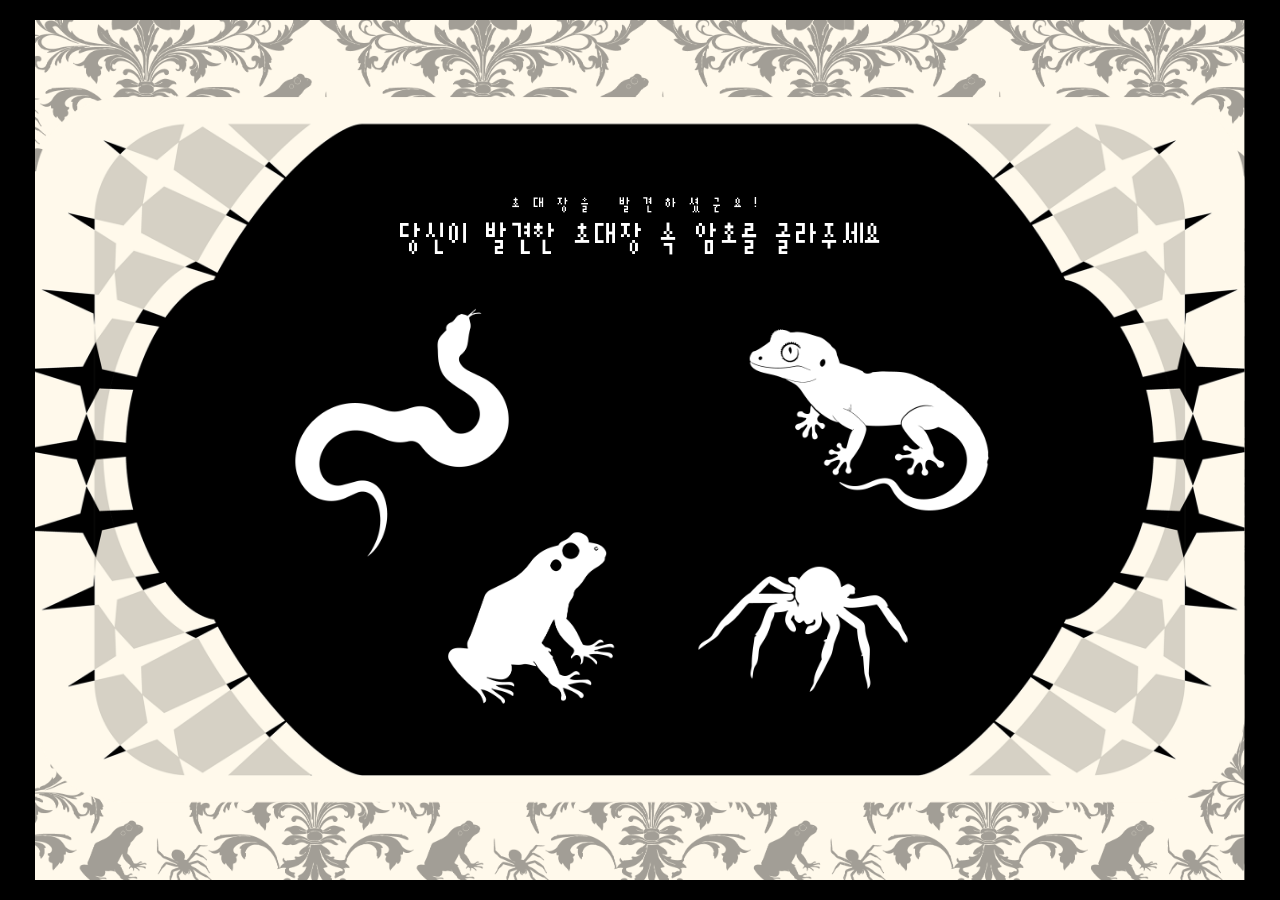
<file: friends.html>
<!doctype html>
<html lang="ko">
<head>
  <meta charset="utf-8" />
  <meta name="viewport" content="width=device-width, initial-scale=1" />
  <title>Friends</title>
  <link rel="stylesheet" href="./style.css" />
</head>
<body>
  <div class="stage">
    <main class="frame" id="frameFriends">
      <div class="canvas frame-friends" id="canvasFriends">

        <!-- ✅ 실제 컨텐츠 래퍼(등장 애니메이션용) -->
        <div class="friends-enter" id="friendsEnter">
          <div class="friends-pattern" aria-hidden="true"></div>
          <img class="friends-artboard" src="./assets/friends_back.png" alt="" draggable="false" />

          <div class="friends-sub">초대장을 발견하셨군요!</div>
          <div class="friends-title">당신이 발견한 초대장 속 암호를 골라주세요</div>

          <div class="friends-num n1">1</div>
          <div class="friends-num n2">2</div>
          <div class="friends-num n3">3</div>
          <div class="friends-num n4">4</div>

          <button class="animal a1" type="button" aria-label="뱀 선택">
            <img class="animal-basic" src="./assets/snake_basic.png" alt="" draggable="false" />
            <img class="animal-color" src="./assets/snake.png" alt="" draggable="false" />
          </button>

          <button class="animal a2" type="button" aria-label="개구리 선택">
            <img class="animal-basic" src="./assets/frog_basic.png" alt="" draggable="false" />
            <img class="animal-color" src="./assets/frog.png" alt="" draggable="false" />
          </button>

          <button class="animal a3" type="button" aria-label="거미 선택">
            <img class="animal-basic" src="./assets/spider_basic.png" alt="" draggable="false" />
            <img class="animal-color" src="./assets/spider.png" alt="" draggable="false" />
          </button>

          <button class="animal a4" type="button" aria-label="도마뱀 선택">
            <img class="animal-basic" src="./assets/91_basic.png" alt="" draggable="false" />
            <img class="animal-color" src="./assets/91.png" alt="" draggable="false" />
          </button>
        </div>

        <canvas class="star-trail" id="starTrail" width="1440" height="1024" aria-hidden="true"></canvas>

        <!-- ✅✅ overlay를 canvas 직속으로 둬서 1440×1024를 무조건 덮게 함 -->
        <div class="friends-overlay" id="friendsOverlay" aria-hidden="true">
          <div class="black-fill"></div>

          <img
            class="black-cloud"
            id="blackCloud"
            src="./assets/black_cloud.png"
            alt=""
            draggable="false"
          />

          <div class="cloud-text cloud-text-1" id="cloudText1">
            
          </div>

          <div class="cloud-text cloud-text-1" id="cloudText1"></div>

          <div class="cloud-text cloud-text-2" id="cloudText2">
            당신을 초대할게요!
          </div>
        </div>

      </div>
    </main>
  </div>

  <script>
    // ✅ index/moon과 완전히 동일한 스케일 계산
    const BASE_W = 1440;
    const BASE_H = 1024;

    const frame = document.getElementById("frameFriends");
    const canvas = document.getElementById("canvasFriends");

    function setScale() {
      const s = Math.min(
        1,
        (window.innerWidth - 40) / BASE_W,
        (window.innerHeight - 40) / BASE_H
      );
      frame.style.setProperty("--s", s);
      canvas.style.setProperty("--s", s);
    }

    window.addEventListener("resize", setScale);
    setScale();

    // (선택) friends 첫 등장 부드럽게
    const enter = document.getElementById("friendsEnter");
    requestAnimationFrame(() => enter?.classList.add("is-on"));

    // ===============================
    // ✨ 은하수/별가루 트레일 (1440×1024 고정 좌표계 + scale 완벽 호환)
    // ===============================
    const starCanvas = document.getElementById("starTrail");
    const starCtx = starCanvas?.getContext("2d", { alpha: true });

    /* 성능/감성 튜닝값 */
    const STAR_MAX = 140;           // 화면에 유지되는 입자 최대치
    const STAR_SPAWN_RATE = 3;      // 마우스 이동 1회당 생성 개수
    const STAR_LIFE_MIN = 420;      // ms
    const STAR_LIFE_MAX = 900;      // ms
    const STAR_SPEED_MIN = 0.35;
    const STAR_SPEED_MAX = 1.45;

    /* 은하수 컬러 팔레트(은은한 푸/보 + 화이트) */
    const STAR_COLORS = [
      "rgba(221,241,255,0.98)",
      "rgba(221,241,255,0.92)",
      "rgba(221,241,255,0.85)"
    ];

    let starParticles = [];
    let starRunning = true;
    let lastMouse = null;

    // index처럼 frame 기준 실제 스케일을 얻는다 (frameRect.width / 1440)
    function getScaleFriends(){
      const rect = frame.getBoundingClientRect();
      return rect.width / 1440;
    }

    // frame 내부에서만 생성되게 (바깥으로 나가면 멈춤)
    function getLocalPosFromEvent(e){
      const rect = frame.getBoundingClientRect();
      const s = getScaleFriends();

      const cx = (e.clientX - rect.left) / s;
      const cy = (e.clientY - rect.top) / s;

      if (cx < 0 || cy < 0 || cx > 1440 || cy > 1024) return null;
      return { x: cx, y: cy };
    }

    function rand(min, max){ return min + Math.random() * (max - min); }
    function pick(arr){ return arr[(Math.random() * arr.length) | 0]; }

    function spawnStars(x, y, dx, dy){
      if (!starRunning) return;

      // 마우스 이동 방향이 있으면 그 방향으로 "촤라락" 흐름을 준다
      const dirLen = Math.hypot(dx, dy) || 1;
      const ndx = dx / dirLen;
      const ndy = dy / dirLen;

      for (let i = 0; i < STAR_SPAWN_RATE; i++){
        if (starParticles.length >= STAR_MAX) starParticles.shift();

        // 마우스 주변 랜덤 오프셋(은하수 흩날림)
        const ox = rand(-10, 10);
        const oy = rand(-10, 10);

        // 이동 벡터: 마우스 진행 방향 + 랜덤 퍼짐
        const speed = rand(STAR_SPEED_MIN, STAR_SPEED_MAX);
        const spread = rand(0.35, 1.1);

        const vx = (ndx * speed * rand(0.6, 1.2)) + rand(-spread, spread);
        const vy = (ndy * speed * rand(0.6, 1.2)) + rand(-spread, spread);

        const life = rand(STAR_LIFE_MIN, STAR_LIFE_MAX);

        starParticles.push({
          x: x + ox,
          y: y + oy,
          px: x + ox,
          py: y + oy,
          vx,
          vy,
          t: 0,
          life,
          size: rand(0.7, 2.0),
          glow: rand(2.5, 7.5),
          color: pick(STAR_COLORS),
          twist: rand(-0.03, 0.03) // 살짝 휘는 느낌
        });
      }
    }

    function drawParticle(p, alpha){
      // “촤라락” 느낌: 점 + 짧은 선(이전 위치->현재 위치)
      starCtx.save();
      starCtx.globalCompositeOperation = "lighter";
      starCtx.globalAlpha = alpha;

      // 은은한 글로우
      starCtx.shadowBlur = p.glow;
      starCtx.shadowColor = p.color;

      // 라인(꼬리)
      starCtx.strokeStyle = p.color;
      starCtx.lineWidth = Math.max(0.6, p.size);
      starCtx.beginPath();
      starCtx.moveTo(p.px, p.py);
      starCtx.lineTo(p.x, p.y);
      starCtx.stroke();

      // 핵심 점(반짝)
      starCtx.fillStyle = p.color;
      starCtx.beginPath();
      starCtx.arc(p.x, p.y, p.size, 0, Math.PI * 2);
      starCtx.fill();

      starCtx.restore();
    }

    let lastFrame = performance.now();
    function tickStars(now){
      if (!starCtx) return;

      const dt = now - lastFrame;
      lastFrame = now;

      // 완전 투명 레이어라서 "검정 페이드 덮기" 같은 방식은 안 씀(밑이 어두워짐 방지)
      starCtx.clearRect(0, 0, 1440, 1024);

      // 업데이트 + 그리기
      const next = [];
      for (const p of starParticles){
        p.t += dt;
        if (p.t >= p.life) continue;

        // 알파 곡선: 초반 반짝 -> 중반 유지 -> 후반 서서히 사라짐
        const u = p.t / p.life;
        const alpha = (u < 0.15)
          ? (u / 0.15) * 0.9
          : (u < 0.75)
            ? 0.9
            : (1 - (u - 0.75) / 0.25) * 0.9;

        // 살짝 휘는(은하수 흐름) 느낌
        const tvx = p.vx - p.vy * p.twist;
        const tvy = p.vy + p.vx * p.twist;

        p.px = p.x;
        p.py = p.y;

        p.x += tvx * (dt / 16.67);
        p.y += tvy * (dt / 16.67);

        drawParticle(p, alpha);
        next.push(p);
      }

      starParticles = next;
      requestAnimationFrame(tickStars);
    }

    if (starCanvas && starCtx){
      // 마우스 이동 시 생성
      window.addEventListener("mousemove", (e) => {
        const pos = getLocalPosFromEvent(e);
        if (!pos) { lastMouse = null; return; }

        if (!lastMouse){
          lastMouse = { x: pos.x, y: pos.y };
          spawnStars(pos.x, pos.y, 1, 0);
          return;
        }

        const dx = pos.x - lastMouse.x;
        const dy = pos.y - lastMouse.y;

        // 너무 미세한 움직임은 생성 안 해서 "지저분함" 방지
        if (Math.hypot(dx, dy) >= 0.8){
          spawnStars(pos.x, pos.y, dx, dy);
          lastMouse = { x: pos.x, y: pos.y };
        }
      });

      // 터치(모바일)도 살짝 지원 (필요 없으면 지워도 됨)
      window.addEventListener("touchmove", (e) => {
        const t = e.touches?.[0];
        if (!t) return;
        const pos = getLocalPosFromEvent(t);
        if (!pos) return;
        spawnStars(pos.x, pos.y, 1, 0);
      }, { passive: true });

      requestAnimationFrame(tickStars);
    }

    // ====== 동물 선택(1개) + black_cloud 연출 ======
    const animals = Array.from(document.querySelectorAll(".animal"));
    let selected = null;
    let sequenceStarted = false;

    const overlay = document.getElementById("friendsOverlay");
    const blackFill = overlay?.querySelector(".black-fill");

    const cloud = document.getElementById("blackCloud");
    const t1 = document.getElementById("cloudText1");
    const t2 = document.getElementById("cloudText2");

    const CLOUD_W = 974;
    const CLOUD_H = 618;
    const FRAME_W = 1440;
    const FRAME_H = 1024;

    function runCloudSequence() {
      if (sequenceStarted) return;
      sequenceStarted = true;

      // ✨ 별가루는 이때 사라지게(감성 전환)
      starRunning = false;
      starCanvas?.classList.add("is-off");

      animals.forEach(btn => btn.disabled = true);

      overlay.classList.add("is-on");

      // 1) 중앙 등장 + 문구1
      cloud.style.setProperty("--cloud-scale", "1");
      t1.classList.add("is-on");

      // 2) 전체 덮기 + 문구2
      const frameDiag = Math.hypot(FRAME_W, FRAME_H);
      const cloudBase = Math.max(CLOUD_W, CLOUD_H);
      const coverScale = (frameDiag / cloudBase) * 1.35;

      setTimeout(() => {
        t1.classList.remove("is-on");
        t2.classList.add("is-on");

        overlay.classList.add("is-expand");
        cloud.style.setProperty("--cloud-scale", String(coverScale));

        // ✅ 타이밍 감으로 이동하지 않고, "검정 덮기(opacity transition)" 종료 순간 이동
        blackFill?.addEventListener("transitionend", (ev) => {
          if (ev.propertyName !== "opacity") return;
          window.location.href = "./moon-room.html";
        }, { once: true });

      }, 900);
    }

    animals.forEach((btn) => {
      btn.addEventListener("click", () => {
        if (selected) selected.classList.remove("is-selected");
        selected = btn;
        selected.classList.add("is-selected");

        runCloudSequence();
      });
    });
  </script>
</body>
</html>
</file>
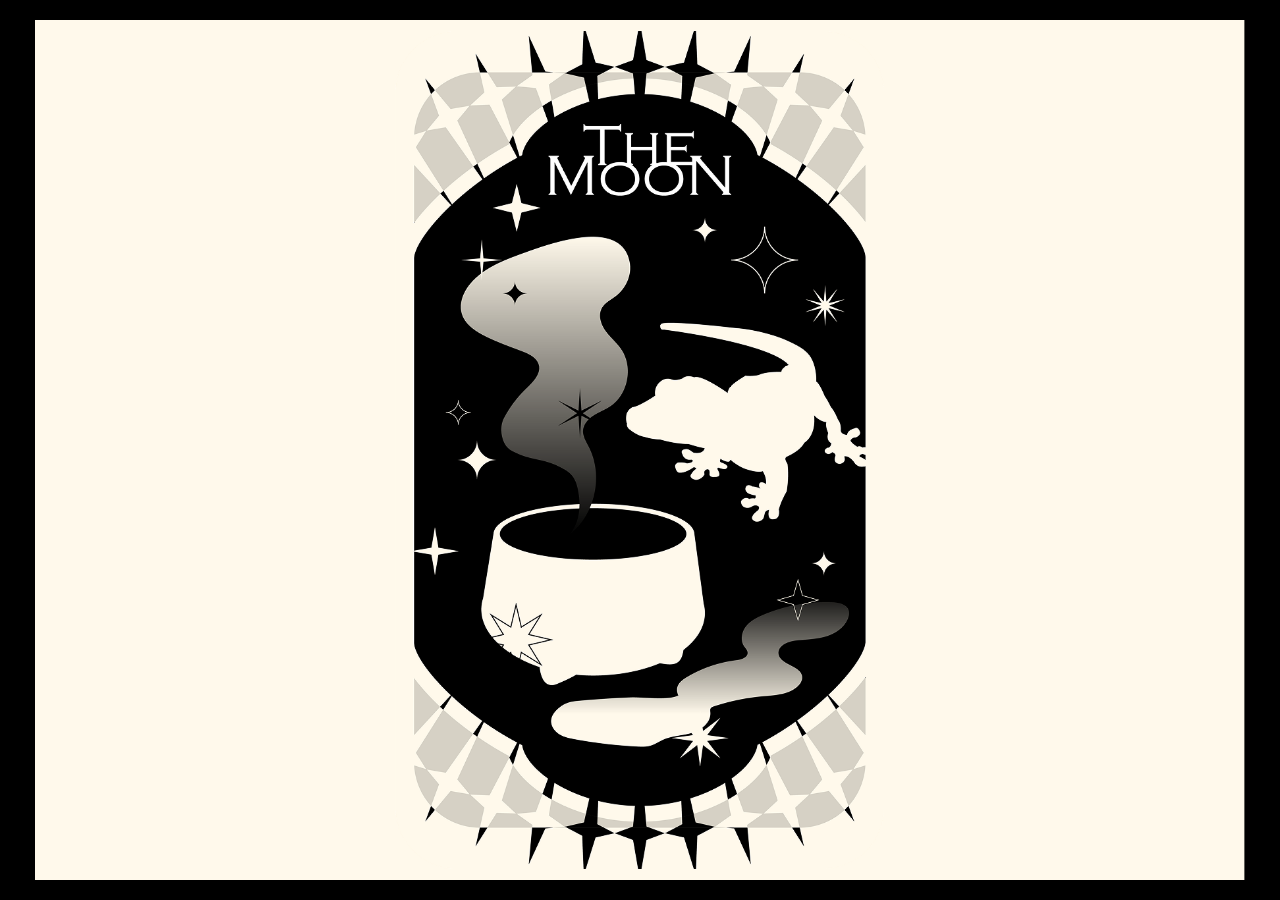
<file: moon.html>
<!doctype html>
<html lang="ko">
<head>
  <meta charset="utf-8" />
  <meta name="viewport" content="width=device-width, initial-scale=1" />
  <title>Moon</title>
  <link rel="stylesheet" href="./style.css" />
</head>
<body>
  <div class="stage">
    <main class="frame" id="frameMoon">
      <div class="canvas frame-moon" id="canvasMoon">

        <div class="moon-pattern" id="moonPattern" aria-hidden="true"></div>

        <img
          class="moon-center-card"
          id="moonCenterCard"
          src="./assets/the-moon.png"
          alt=""
          draggable="false"
        />

      </div>
    </main>
  </div>

  <script>
    // ✅ index와 같은 스케일 계산
    const BASE_W = 1440;
    const BASE_H = 1024;
  
    const frame = document.getElementById("frameMoon");
    const canvas = document.getElementById("canvasMoon");
  
    function setScale() {
      const s = Math.min(
        1,
        (window.innerWidth - 40) / BASE_W,
        (window.innerHeight - 40) / BASE_H
      );
      frame.style.setProperty("--s", s);
      canvas.style.setProperty("--s", s);
    }
    window.addEventListener("resize", setScale);
    setScale();
  
    // ======== Moon 애니메이션 ========
    const FRAME_H = 1024;
    const CARD_W = 371;
    const CARD_H = 636;
  
    const GROW_MS = 2000;
    const FADE_MS = 250;
  
    const card = document.getElementById("moonCenterCard");
    const pattern = document.getElementById("moonPattern");
  
    card.style.width = CARD_W + "px";
    card.style.height = CARD_H + "px";
  
    // 목표 스케일(좌표계 기준)
    const TARGET_SCALE = FRAME_H / CARD_H;
    const START_SCALE = 0.55;
  
    const EDGE_EPS_PX = 0.5; // ✅ index의 EDGE_EPS 감각과 동일하게 0.5px
  
    function easeOutCubic(t) { return 1 - Math.pow(1 - t, 3); }
    function lerp(a, b, t) { return a + (b - a) * t; }
  
    let done = false;
  
    function finishAtContact() {
      if (done) return;
      done = true;
  
      // 닿는 순간 정확히 고정
      card.style.setProperty("--scale", TARGET_SCALE);
  
      // 사라지고 패턴 등장
      card.classList.add("moon-card-hide");
      setTimeout(() => {
        pattern.classList.add("is-on");

         // ✅ friends로 이동 (패턴이 보인 다음 이동)
        setTimeout(() => {
          window.location.href = "./friends.html";
        }, 650); // 패턴 보여주는 시간(원하는 값으로 조절 가능)
      }, FADE_MS);
    }
  
    const start = performance.now();
    function tick(now) {
      if (done) return;
  
      const t = Math.min(1, (now - start) / GROW_MS);
      const e = easeOutCubic(t);
  
      const s = lerp(START_SCALE, TARGET_SCALE, e);
      card.style.setProperty("--scale", s);
  
      // ✅ “시간 종료”보다 “실제 닿음”을 우선 판정
      // requestAnimationFrame 타이밍 상 최신 transform 반영 후 rect 측정되도록 다음 프레임에서 비교하는 게 가장 깔끔하지만,
      // 여기선 매 프레임 측정으로도 충분히 안정적입니다.
      const frameRect = frame.getBoundingClientRect();
      const cardRect = card.getBoundingClientRect();
  
      if (cardRect.height >= frameRect.height - EDGE_EPS_PX) {
        return finishAtContact();
      }
  
      if (t < 1) return requestAnimationFrame(tick);
  
      // 혹시 환경에 따라 rect 판정이 안 걸리면(거의 없음) 최종 안전장치
      finishAtContact();
    }
  
    requestAnimationFrame(tick);
  </script>
  
</body>
</html>
</file>
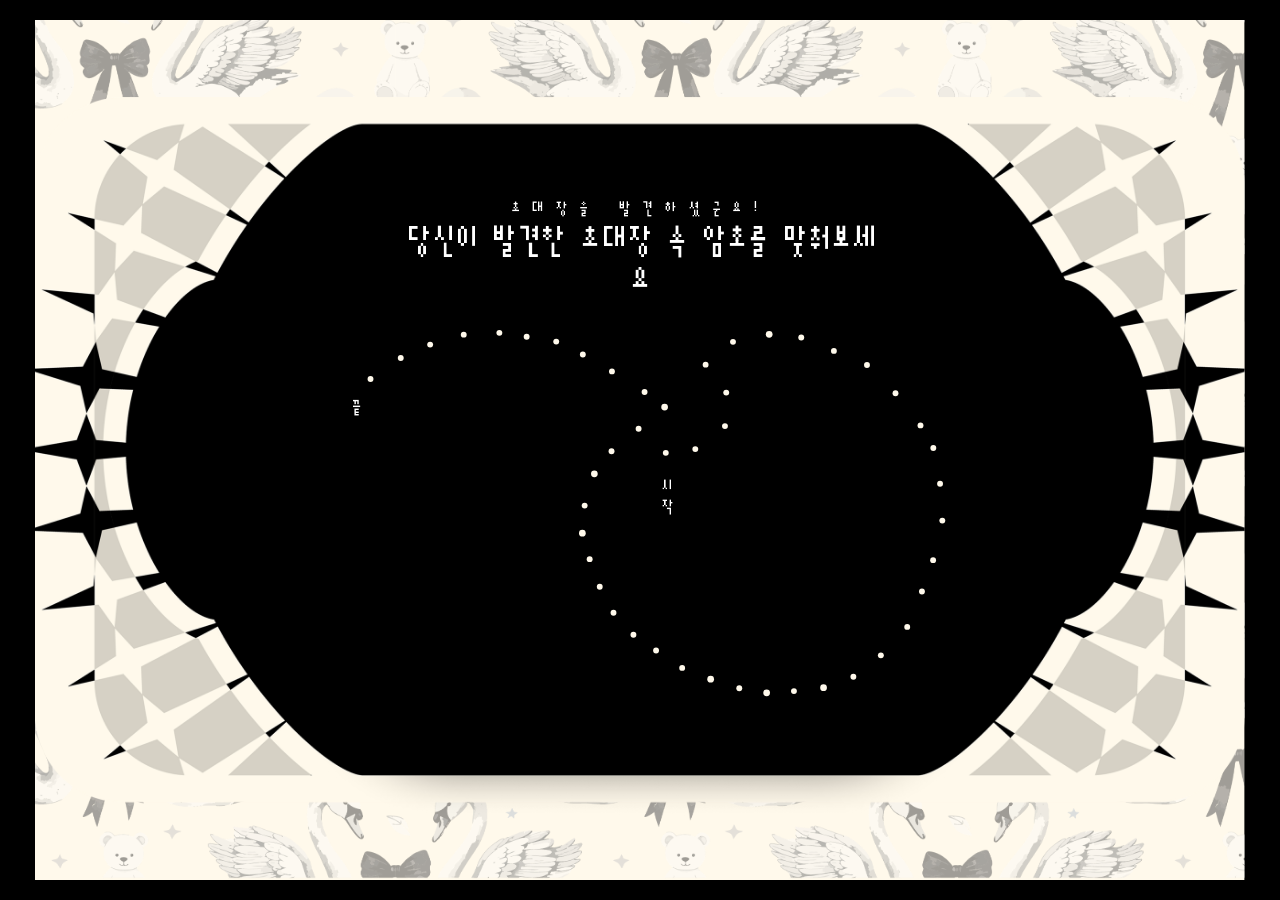
<file: next.html>
<!doctype html>
<html lang="ko">
<head>
  <meta charset="utf-8" />
  <meta name="viewport" content="width=device-width, initial-scale=1" />
  <title>Next</title>
  <link rel="stylesheet" href="./style.css" />
</head>
<body>
  <div class="stage">
    <main class="frame" id="frameNext">
      <div class="canvas frame-next" id="canvasNext">

        <!-- ✅ 배경 패턴: sun-pattern -->
        <div class="next-pattern" aria-hidden="true"></div>

        <!-- ✅ 중앙 아트보드(friends_back 재사용) -->
        <img class="next-artboard" src="./assets/friends_back.png" alt="" draggable="false" />

        <!-- ✅ friends와 동일한 별가루 캔버스 -->
        <canvas class="star-trail" id="starTrail" width="1440" height="1024" aria-hidden="true"></canvas>

        <div class="next-overlay" aria-hidden="true">
          <img class="next-black-cloud" src="./assets/black_cloud.png" alt="" draggable="false" />
          <div class="next-sub">초대장을 발견하셨군요!</div>
          <div class="next-title">당신이 발견한 초대장 속 암호를 맞춰보세요</div>
          <div class="next-start">시작</div>
          <div class="next-end">끝</div>

          <svg class="next-dots" viewBox="0 0 1440 1024" aria-hidden="true">
            <g fill="#FFF9EB">
              <circle cx="749.68" cy="460.83" r="4" />
              <circle cx="718.7" cy="486.63" r="3.5" />
              <circle cx="470.5" cy="386.5" r="3.5" />
              <circle cx="435.5" cy="402.5" r="3.5" />
              <circle cx="399.5" cy="427.5" r="3.5" />
              <circle cx="686.47" cy="513.43" r="3.5" />
              <circle cx="666.03" cy="540.38" r="4" />
              <circle cx="654.47" cy="578.17" r="3.5" />
              <circle cx="651.74" cy="611.03" r="4" />
              <circle cx="660.43" cy="641.95" r="3.5" />
              <circle cx="672.45" cy="674.86" r="3.5" />
              <circle cx="688.83" cy="705.81" r="3.5" />
              <circle cx="712.55" cy="731.95" r="3.5" />
              <circle cx="739.51" cy="750.66" r="3.5" />
              <circle cx="770.57" cy="771.49" r="3.5" />
              <circle cx="804.5" cy="784.89" r="4" />
              <circle cx="838.57" cy="795.69" r="3.5" />
              <circle cx="871.17" cy="801.15" r="4" />
              <circle cx="903.68" cy="799.04" r="3.5" />
              <circle cx="938.92" cy="794.96" r="4" />
              <circle cx="974.44" cy="781.95" r="3.5" />
              <circle cx="1007.16" cy="756.52" r="3.5" />
              <circle cx="1038.55" cy="722.66" r="3.5" />
              <circle cx="1056.07" cy="680.55" r="3.5" />
              <circle cx="1069.37" cy="643.14" r="3.5" />
              <circle cx="1080.34" cy="596.06" r="3.5" />
              <circle cx="1077.65" cy="552.26" r="3.5" />
              <circle cx="1069.63" cy="509.68" r="3.5" />
              <circle cx="1054.35" cy="482.71" r="3.5" />
              <circle cx="1024.61" cy="444.39" r="3.5" />
              <circle cx="990.63" cy="410.77" r="3.5" />
              <circle cx="951.25" cy="394" r="3.5" />
              <circle cx="912.36" cy="378.1" r="3.5" />
              <circle cx="874.18" cy="374.23" r="4" />
              <circle cx="831.1" cy="383.25" r="3.5" />
              <circle cx="798.5" cy="410.41" r="3.5" />
              <circle cx="823.05" cy="443.62" r="3.5" />
              <circle cx="821.54" cy="483.55" r="3.5" />
              <circle cx="786.21" cy="510.95" r="3.5" />
              <circle cx="751.08" cy="515.41" r="3.5" />
              <circle cx="725.81" cy="442.88" r="3.5" />
              <circle cx="686.96" cy="418.41" r="3.5" />
              <circle cx="652.31" cy="398.31" r="3.5" />
              <circle cx="620.61" cy="382.94" r="3.5" />
              <circle cx="585.41" cy="377.09" r="3.5" />
              <circle cx="552.93" cy="372.5" r="3.5" />
              <circle cx="510.5" cy="374.69" r="3.5" />
            </g>
          </svg>
        </div>

        <div class="friends-overlay white-transition" id="friendsOverlay" aria-hidden="true">
          <div class="black-fill"></div>

          <img
            class="black-cloud"
            id="blackCloud"
            src="./assets/white_cloud.png"
            alt=""
            draggable="false"
          />
        </div>

        <div class="friends-overlay white-transition" id="friendsOverlay" aria-hidden="true">
  <div class="black-fill"></div>

  <img
    class="black-cloud"
    id="blackCloud"
    src="./assets/white_cloud.png"
    alt=""
    draggable="false"
  />

  <!-- ✅ 텍스트를 overlay 안으로 이동 -->
  <div class="cloud-text cloud-text-1" id="cloudText1"></div>

  <div class="cloud-text cloud-text-2" id="cloudText2">
    당신을 초대할게요!
  </div>
</div>

        <canvas class="next-draw" id="drawCanvas" width="1440" height="1024" aria-hidden="true"></canvas>

      </div>
    </main>
  </div>

  <script>
    // ✅ index/moon과 완전히 동일한 스케일 계산
    const BASE_W = 1440;
    const BASE_H = 1024;

    const frame = document.getElementById("frameNext");
    const canvas = document.getElementById("canvasNext");

    function setScale() {
      const s = Math.min(
        1,
        (window.innerWidth - 40) / BASE_W,
        (window.innerHeight - 40) / BASE_H
      );
      frame.style.setProperty("--s", s);
      canvas.style.setProperty("--s", s);
    }

    window.addEventListener("resize", setScale);
    setScale();

    window.addEventListener("keydown", (e) => {
      if (e.key === "Enter") e.preventDefault();
    });

    const drawCanvas = document.getElementById("drawCanvas");
    const drawCtx = drawCanvas?.getContext("2d");
    const START_POS = { x: 751.08, y: 515.41 };
    const END_POS = { x: 399.5, y: 427.5 };
    const DOT_POINTS = [
      START_POS,
      { x: 786.21, y: 510.95 },
      { x: 821.54, y: 483.55 },
      { x: 823.05, y: 443.62 },
      { x: 798.5, y: 410.41 },
      { x: 831.1, y: 383.25 },
      { x: 874.18, y: 374.23 },
      { x: 912.36, y: 378.1 },
      { x: 951.25, y: 394 },
      { x: 990.63, y: 410.77 },
      { x: 1024.61, y: 444.39 },
      { x: 1054.35, y: 482.71 },
      { x: 1069.63, y: 509.68 },
      { x: 1077.65, y: 552.26 },
      { x: 1080.34, y: 596.06 },
      { x: 1069.37, y: 643.14 },
      { x: 1056.07, y: 680.55 },
      { x: 1038.55, y: 722.66 },
      { x: 1007.16, y: 756.52 },
      { x: 974.44, y: 781.95 },
      { x: 938.92, y: 794.96 },
      { x: 903.68, y: 799.04 },
      { x: 871.17, y: 801.15 },
      { x: 838.57, y: 795.69 },
      { x: 804.5, y: 784.89 },
      { x: 770.57, y: 771.49 },
      { x: 739.51, y: 750.66 },
      { x: 712.55, y: 731.95 },
      { x: 688.83, y: 705.81 },
      { x: 672.45, y: 674.86 },
      { x: 660.43, y: 641.95 },
      { x: 651.74, y: 611.03 },
      { x: 654.47, y: 578.17 },
      { x: 666.03, y: 540.38 },
      { x: 686.47, y: 513.43 },
      { x: 718.7, y: 486.63 },
      { x: 749.68, y: 460.83 },
      { x: 725.81, y: 442.88 },
      { x: 686.96, y: 418.41 },
      { x: 652.31, y: 398.31 },
      { x: 620.61, y: 382.94 },
      { x: 585.41, y: 377.09 },
      { x: 552.93, y: 372.5 },
      { x: 510.5, y: 374.69 },
      { x: 470.5, y: 386.5 },
      { x: 435.5, y: 402.5 },
      END_POS
    ];
    const START_RADIUS = 18;
    const SNAP_RADIUS = 24;
    let drawing = false;
    let lastSnap = null;
    let completed = false;
    let currentIndex = 0;
    let transitionStarted = false;

    const overlay = document.getElementById("friendsOverlay");
    const blackFill = overlay?.querySelector(".black-fill");
    const cloud = document.getElementById("blackCloud");
    const t1 = document.getElementById("cloudText1");
    const t2 = document.getElementById("cloudText2");
    const CLOUD_W = 974;
    const CLOUD_H = 618;
    const FRAME_W = 1440;
    const FRAME_H = 1024;

    function runCloudSequence(){
      if (transitionStarted) return;
      transitionStarted = true;

      starRunning = false;
      starCanvas?.classList.add("is-off");

      overlay?.classList.add("is-on");

      cloud?.style.setProperty("--cloud-scale", "1");
      t1?.classList.add("is-on");

      const frameDiag = Math.hypot(FRAME_W, FRAME_H);
      const cloudBase = Math.max(CLOUD_W, CLOUD_H);
      const coverScale = (frameDiag / cloudBase) * 1.35;

      setTimeout(() => {
        t1?.classList.remove("is-on");
        t2?.classList.add("is-on");

        overlay?.classList.add("is-expand");
        cloud?.style.setProperty("--cloud-scale", String(coverScale));

        blackFill?.addEventListener("transitionend", (ev) => {
          if (ev.propertyName !== "opacity") return;
          window.location.href = "./sun-room.html";
        }, { once: true });
      }, 900);
    }

    function clearDrawing(){
      if (!drawCtx) return;
      drawCtx.clearRect(0, 0, BASE_W, BASE_H);
    }

    function isNear(pos, target, radius){
      const dx = pos.x - target.x;
      const dy = pos.y - target.y;
      return (dx * dx + dy * dy) <= radius * radius;
    }

    function startDrawing(){
      if (!drawCtx) return;
      clearDrawing();
      drawing = true;
      completed = false;
      lastSnap = START_POS;
      currentIndex = 0;
      drawCtx.strokeStyle = "#FFF9EB";
      drawCtx.lineWidth = 3;
      drawCtx.lineCap = "round";
      drawCtx.lineJoin = "round";
      drawCtx.beginPath();
      drawCtx.moveTo(START_POS.x, START_POS.y);
    }

    function continueDrawing(pos){
      if (!drawCtx || !drawing || !lastSnap) return;
      const nextIndex = currentIndex + 1;
      if (nextIndex >= DOT_POINTS.length) return;
      const target = DOT_POINTS[nextIndex];
      if (!isNear(pos, target, SNAP_RADIUS)) return;
      drawCtx.lineTo(target.x, target.y);
      drawCtx.stroke();
      lastSnap = target;
      if (target.x === END_POS.x && target.y === END_POS.y) {
        completed = true;
        drawing = false;
        runCloudSequence();
      }
      currentIndex = nextIndex;
    }

    function stopDrawing(pos){
      if (!drawing) return;
      drawing = false;
      if (!completed) clearDrawing();
    }

    // ===============================
    // ✨ 은하수/별가루 트레일 (1440×1024 고정 좌표계 + scale 완벽 호환)
    // ===============================
    const starCanvas = document.getElementById("starTrail");
    const starCtx = starCanvas?.getContext("2d", { alpha: true });

    /* 성능/감성 튜닝값 */
    const STAR_MAX = 140;           // 화면에 유지되는 입자 최대치
    const STAR_SPAWN_RATE = 3;      // 마우스 이동 1회당 생성 개수
    const STAR_LIFE_MIN = 420;      // ms
    const STAR_LIFE_MAX = 900;      // ms
    const STAR_SPEED_MIN = 0.35;
    const STAR_SPEED_MAX = 1.45;

    /* 은하수 컬러 팔레트(은은한 푸/보 + 화이트) */
    const STAR_COLORS = [
    "rgba(254,255,221,0.98)",
    "rgba(254,255,221,0.92)",
    "rgba(254,255,221,0.85)"
    ];

    let starParticles = [];
    let starRunning = true;
    let lastMouse = null;

    // index처럼 frame 기준 실제 스케일을 얻는다 (frameRect.width / 1440)
    function getScaleFriends(){
      const rect = frame.getBoundingClientRect();
      return rect.width / 1440;
    }

    // frame 내부에서만 생성되게 (바깥으로 나가면 멈춤)
    function getLocalPosFromEvent(e){
      const rect = frame.getBoundingClientRect();
      const s = getScaleFriends();

      const cx = (e.clientX - rect.left) / s;
      const cy = (e.clientY - rect.top) / s;

      if (cx < 0 || cy < 0 || cx > 1440 || cy > 1024) return null;
      return { x: cx, y: cy };
    }

    function rand(min, max){ return min + Math.random() * (max - min); }
    function pick(arr){ return arr[(Math.random() * arr.length) | 0]; }

    function spawnStars(x, y, dx, dy){
      if (!starRunning) return;

      // 마우스 이동 방향이 있으면 그 방향으로 "촤라락" 흐름을 준다
      const dirLen = Math.hypot(dx, dy) || 1;
      const ndx = dx / dirLen;
      const ndy = dy / dirLen;

      for (let i = 0; i < STAR_SPAWN_RATE; i++){
        if (starParticles.length >= STAR_MAX) starParticles.shift();

        // 마우스 주변 랜덤 오프셋(은하수 흩날림)
        const ox = rand(-10, 10);
        const oy = rand(-10, 10);

        // 이동 벡터: 마우스 진행 방향 + 랜덤 퍼짐
        const speed = rand(STAR_SPEED_MIN, STAR_SPEED_MAX);
        const spread = rand(0.35, 1.1);

        const vx = (ndx * speed * rand(0.6, 1.2)) + rand(-spread, spread);
        const vy = (ndy * speed * rand(0.6, 1.2)) + rand(-spread, spread);

        const life = rand(STAR_LIFE_MIN, STAR_LIFE_MAX);

        starParticles.push({
          x: x + ox,
          y: y + oy,
          px: x + ox,
          py: y + oy,
          vx,
          vy,
          t: 0,
          life,
          size: rand(0.7, 2.0),
          glow: rand(2.5, 7.5),
          color: pick(STAR_COLORS),
          twist: rand(-0.03, 0.03) // 살짝 휘는 느낌
        });
      }
    }

    function drawParticle(p, alpha){
      // “촤라락” 느낌: 점 + 짧은 선(이전 위치->현재 위치)
      starCtx.save();
      starCtx.globalCompositeOperation = "lighter";
      starCtx.globalAlpha = alpha;

      // 은은한 글로우
      starCtx.shadowBlur = p.glow;
      starCtx.shadowColor = p.color;

      // 라인(꼬리)
      starCtx.strokeStyle = p.color;
      starCtx.lineWidth = Math.max(0.6, p.size);
      starCtx.beginPath();
      starCtx.moveTo(p.px, p.py);
      starCtx.lineTo(p.x, p.y);
      starCtx.stroke();

      // 핵심 점(반짝)
      starCtx.fillStyle = p.color;
      starCtx.beginPath();
      starCtx.arc(p.x, p.y, p.size, 0, Math.PI * 2);
      starCtx.fill();

      starCtx.restore();
    }

    let lastFrame = performance.now();
    function tickStars(now){
      if (!starCtx) return;

      const dt = now - lastFrame;
      lastFrame = now;

      // 완전 투명 레이어라서 "검정 페이드 덮기" 같은 방식은 안 씀(밑이 어두워짐 방지)
      starCtx.clearRect(0, 0, 1440, 1024);

      // 업데이트 + 그리기
      const next = [];
      for (const p of starParticles){
        p.t += dt;
        if (p.t >= p.life) continue;

        // 알파 곡선: 초반 반짝 -> 중반 유지 -> 후반 서서히 사라짐
        const u = p.t / p.life;
        const alpha = (u < 0.15)
          ? (u / 0.15) * 0.9
          : (u < 0.75)
            ? 0.9
            : (1 - (u - 0.75) / 0.25) * 0.9;

        // 살짝 휘는(은하수 흐름) 느낌
        const tvx = p.vx - p.vy * p.twist;
        const tvy = p.vy + p.vx * p.twist;

        p.px = p.x;
        p.py = p.y;

        p.x += tvx * (dt / 16.67);
        p.y += tvy * (dt / 16.67);

        drawParticle(p, alpha);
        next.push(p);
      }

      starParticles = next;
      requestAnimationFrame(tickStars);
    }

    if (starCanvas && starCtx){
      // 마우스 이동 시 생성
      window.addEventListener("mousemove", (e) => {
        const pos = getLocalPosFromEvent(e);
        if (!pos) { lastMouse = null; return; }

        if (!lastMouse){
          lastMouse = { x: pos.x, y: pos.y };
          spawnStars(pos.x, pos.y, 1, 0);
          return;
        }

        const dx = pos.x - lastMouse.x;
        const dy = pos.y - lastMouse.y;

        // 너무 미세한 움직임은 생성 안 해서 "지저분함" 방지
        if (Math.hypot(dx, dy) >= 0.8){
          spawnStars(pos.x, pos.y, dx, dy);
          lastMouse = { x: pos.x, y: pos.y };
        }
      });

      // 터치(모바일)도 살짝 지원 (필요 없으면 지워도 됨)
      window.addEventListener("touchmove", (e) => {
        const t = e.touches?.[0];
        if (!t) return;
        const pos = getLocalPosFromEvent(t);
        if (!pos) return;
        spawnStars(pos.x, pos.y, 1, 0);
      }, { passive: true });

      requestAnimationFrame(tickStars);
    }

    if (drawCanvas && drawCtx){
      drawCanvas.addEventListener("pointerdown", (e) => {
        const pos = getLocalPosFromEvent(e);
        if (!pos || !isNear(pos, START_POS, START_RADIUS)) return;
        startDrawing();
      });

      drawCanvas.addEventListener("pointermove", (e) => {
        if (!drawing) return;
        const pos = getLocalPosFromEvent(e);
        if (!pos) { stopDrawing(null); return; }
        continueDrawing(pos);
      });

      drawCanvas.addEventListener("pointerup", (e) => {
        const pos = getLocalPosFromEvent(e);
        stopDrawing(pos);
      });

      drawCanvas.addEventListener("pointerleave", () => {
        stopDrawing(null);
      });
    }
  </script>
</body>
</html>
</file>
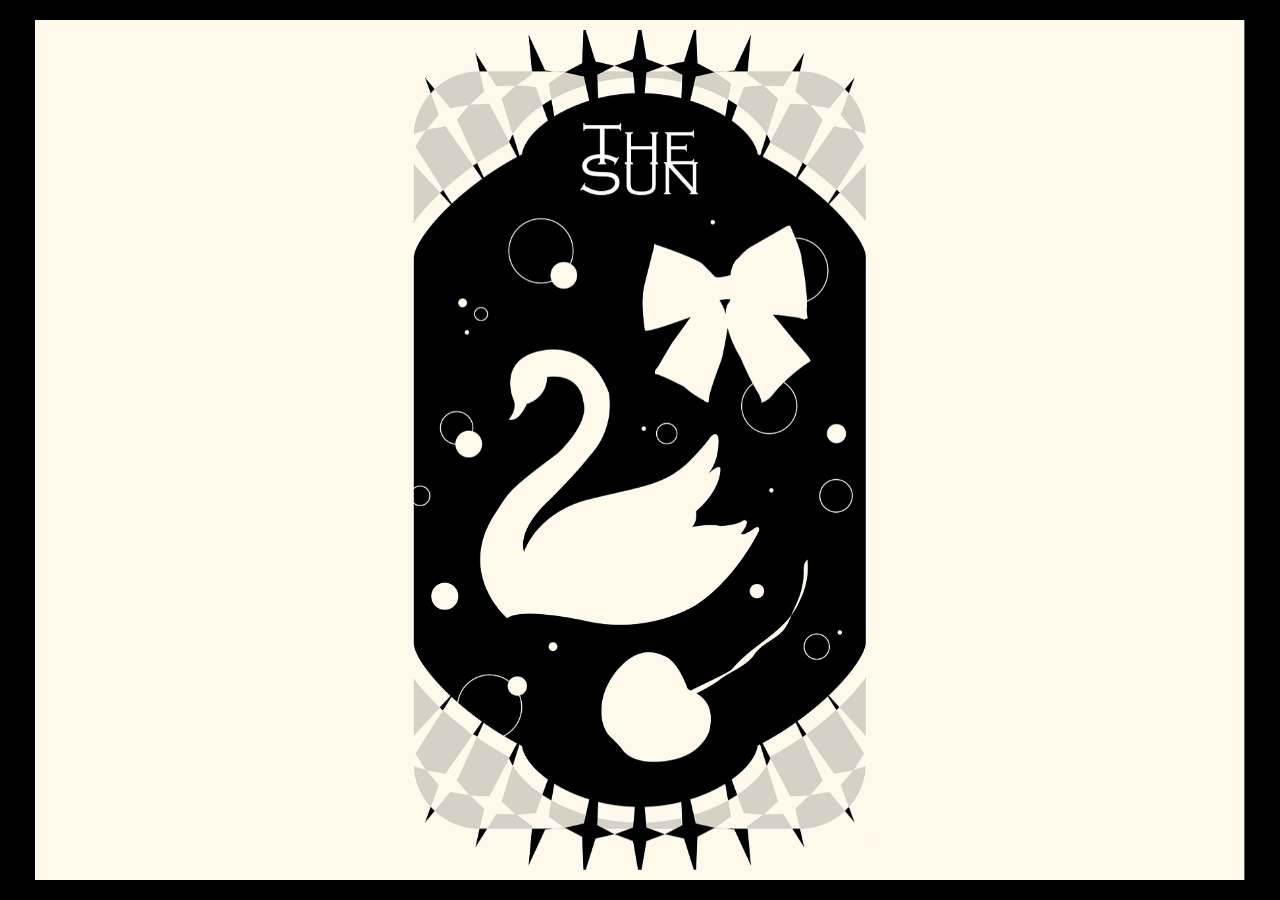
<file: sun.html>
<!doctype html>
<html lang="ko">
<head>
  <meta charset="utf-8" />
  <meta name="viewport" content="width=device-width, initial-scale=1" />
  <title>Sun</title>
  <link rel="stylesheet" href="./style.css" />
</head>
<body>
  <div class="stage">
    <main class="frame" id="frameSun">
      <div class="canvas frame-sun" id="canvasSun">

        <!-- 패턴 (카드가 닿은 뒤 등장) -->
        <div class="sun-pattern" id="sunPattern" aria-hidden="true"></div>

        <!-- 중앙 카드 -->
        <img
          class="sun-center-card"
          id="sunCenterCard"
          src="./assets/the-sun.png"
          alt=""
          draggable="false"
        />

      </div>
    </main>
  </div>

  <script>
    // =========================
    // ✅ index / moon과 동일한 스케일 계산
    // =========================
    const BASE_W = 1440;
    const BASE_H = 1024;

    const frame = document.getElementById("frameSun");
    const canvas = document.getElementById("canvasSun");

    function setScale() {
      const s = Math.min(
        1,
        (window.innerWidth - 40) / BASE_W,
        (window.innerHeight - 40) / BASE_H
      );
      frame.style.setProperty("--s", s);
      canvas.style.setProperty("--s", s);
    }

    window.addEventListener("resize", setScale);
    setScale();

    // =========================
    // ☀️ Sun 카드 확대 연출 (moon과 동일)
    // =========================
    const FRAME_H = 1024;
    const CARD_W = 371;
    const CARD_H = 636;

    const GROW_MS = 2000;
    const FADE_MS = 250;

    const card = document.getElementById("sunCenterCard");
    const pattern = document.getElementById("sunPattern");

    card.style.width = CARD_W + "px";
    card.style.height = CARD_H + "px";

    const START_SCALE = 0.55;
    const TARGET_SCALE = FRAME_H / CARD_H;
    const EDGE_EPS = 0.5;

    function easeOutCubic(t) {
      return 1 - Math.pow(1 - t, 3);
    }
    function lerp(a, b, t) {
      return a + (b - a) * t;
    }

    let done = false;

    function finishAtContact() {
      if (done) return;
      done = true;

      // ✅ 닿는 순간 정확히 고정
      card.style.setProperty("--scale", TARGET_SCALE);

      // ✅ 카드 사라짐
      card.classList.add("sun-card-hide");

      // ✅ 패턴 등장 → next.html 이동 (moon과 동일 구조)
      setTimeout(() => {
        pattern.classList.add("is-on");

        setTimeout(() => {
          window.location.href = "./next.html";
        }, 650); // moon.html과 동일
      }, FADE_MS);
    }

    const start = performance.now();
    function tick(now) {
      if (done) return;

      const t = Math.min(1, (now - start) / GROW_MS);
      const e = easeOutCubic(t);

      const s = lerp(START_SCALE, TARGET_SCALE, e);
      card.style.setProperty("--scale", s);

      const frameRect = frame.getBoundingClientRect();
      const cardRect = card.getBoundingClientRect();

      // ✅ "시간"보다 "실제 닿음" 우선 판정 (moon과 동일)
      if (cardRect.height >= frameRect.height - EDGE_EPS) {
        finishAtContact();
        return;
      }

      if (t < 1) requestAnimationFrame(tick);
      else finishAtContact(); // 안전장치
    }

    requestAnimationFrame(tick);
  </script>
</body>
</html>
</file>
<file: style.css>
@font-face {
  font-family: "Pretendard";
  src: url("./fonts/PretendardVariable.ttf") format("truetype");
  font-weight: 100 900;
  font-style: normal;
  font-display: swap;
}

/* ✅ soya_ssal9 폰트 등록 (fonts 폴더에 소야쌀9.ttf가 있어야 함) */
@font-face {
  font-family: "soya_ssal9";
  src: url("./fonts/소야쌀9.ttf") format("truetype");
  font-weight: 400;
  font-style: normal;
  font-display: swap;
}

* { box-sizing: border-box; }
html, body {
  width: 100%;
  height: 100%;
  overflow: hidden; /* ✅ 스크롤바 자체를 없애서 100vw 차이 방지 */
}

body{
  margin:0;
  background:#000;            /* ✅ 바깥은 무조건 검정 */
  min-height:100vh;
}

/* ✅ 화면 중앙 정렬 */
.stage{
  width:100vw;
  height:100vh;
  display:grid;
  place-items:center;
  overflow:hidden;
}

/* ✅ 프레임(=작품 화면)의 "실제 보이는 크기"를 고정
   - JS가 --s(스케일)을 계산해서 넣어줄 거임 */
.frame{
  position:relative;
  width: calc(1440px * var(--s, 1));
  height: calc(1024px * var(--s, 1));
  overflow:hidden;
}

/* ✅ 내부 캔버스는 항상 1440x1024 좌표계 유지 */
.canvas{
  position:absolute;
  left:0; top:0;
  width:1440px;
  height:1024px;
  transform-origin: top left;
  transform: scale(var(--s, 1));
}

/* ===============================
   index에서 쓰는 요소들
=============================== */
.overlay{
  position:absolute;
  inset:0;
  pointer-events:none;
  opacity:0;
  transition: opacity 360ms ease, background-color 900ms ease;
  z-index:10;
}

.canvas.overlay-on .overlay{
  opacity:1;
  background: rgba(255, 249, 235, 0.62);
  backdrop-filter: blur(10px);
  -webkit-backdrop-filter: blur(10px);
}

.canvas.final-on{
  background:#FFF9EB;
  transition: background-color 900ms ease;
}

.canvas.final-on .overlay{
  background:#FFF9EB;
}

/* ✅ moon/sun 둘 다 final-on에서 함께 사라지게 */
.canvas.final-on .moon-card,
.canvas.final-on .sun-card,
.canvas.final-on .silhouette,
.canvas.final-on .txt{
  transition: opacity 900ms ease;
  opacity:0;
}

/* The Moon 카드 (index) */
.moon-card{
  position:absolute;
  width:371px;
  height:636px;
  top:214px;
  left:349px;
  display:block;
  z-index:30;
  user-select:none;
  -webkit-user-drag:none;
}

.moon-card.is-hidden{
  opacity:0;
  pointer-events:none;
}

/* The Sun 카드 (index) */
.sun-card{
  position:absolute;
  width:371px;
  height:636px;
  top:214px;
  left:720px; /* JS가 매번 left를 덮어쓰지만 기본값은 중심선 */
  display:block;
  z-index:30;
  user-select:none;
  -webkit-user-drag:none;
}
.sun-card.is-hidden{
  opacity:0;
  pointer-events:none;
}

/* 실루엣 */
.silhouette{
  position:absolute;
  width:459px;
  height:811px;
  left: calc(50% - 459px/2 - 0.5px);
  top:126px;
  object-fit:contain;
  display:block;
  z-index:35;
  cursor:pointer;
  user-select:none;
  -webkit-user-drag:none;
}

/* 텍스트 */
.txt{
  position:absolute;
  font-family:"Pretendard";
  font-weight:400;
  font-size:20px;
  line-height:24px;
  letter-spacing:0.56em;
  color:#fff;
  white-space: pre-line;
  z-index:20;
}

/* 링크 스타일 */
.link{
  text-decoration:none;
  color:#fff;
  cursor:pointer;
}
.copy{
  background:transparent;
  border:0;
  padding:0;
  color:#fff;
  cursor:pointer;
  text-align:left;
}
.link:hover, .copy:hover{ opacity:0.75; }

/* 좌표 */
.name { left: 279px; top: 171px; }
.sex { left: 174px; top: 328px; text-align:right; }
.birth { left: 200px; top: 508px; text-align:right; }
.status { left: 62px; top: 676px; text-align:right; }
.uni { left: 1008px; top: 195px; }
.dept { left: 961px; top: 359px; }
.email { left: 994px; top: 566px; }
.insta { left: 1125px; top: 773px; }

/* ===============================
   MOON PAGE
=============================== */
.canvas.frame-moon{
  background:#FFF9EB; /* 프레임 내부만 베이지 */
}

.moon-center-card{
  position:absolute;
  left:50%;
  top:50%;
  transform: translate(-50%, -50%) scale(var(--scale, 1));
  transform-origin:center center;
  display:block;
  user-select:none;
  -webkit-user-drag:none;
  will-change: transform, opacity;
  transition: opacity 250ms ease;
  z-index:5;
}

.moon-card-hide{
  opacity:0;
  pointer-events:none;
}

.moon-pattern{
  position:absolute;
  inset:0;
  opacity:0;
  transition: opacity 450ms ease;
  pointer-events:none;

  background-image: url("./assets/moon-pattern.png");
  background-repeat: repeat;

  /* ✅ 핵심: 캔버스 비율에 맞춘 타일 크기 */
  background-size: 1440px 1024px;
  background-position: 0 0;

  /* ✅ scale + repeat에서 생기는 미세 줄 방지 */
  transform: translateZ(0);
  backface-visibility: hidden;

  z-index:1;
}

.moon-pattern.is-on{ opacity:1; }

/* ===============================
   SUN PAGE
=============================== */
.canvas.frame-sun{
  background:#FFF9EB; /* ✅ 기존 베이지 유지 */
}

.sun-center-card{
  position:absolute;
  left:50%;
  top:50%;
  transform: translate(-50%, -50%) scale(var(--scale, 1));
  transform-origin:center center;
  display:block;
  user-select:none;
  -webkit-user-drag:none;
  will-change: transform, opacity;
  transition: opacity 250ms ease;
  z-index:5;
}

.sun-card-hide{
  opacity:0;
  pointer-events:none;
}

.sun-pattern{
  position:absolute;
  inset:0;
  opacity:0;
  transition: opacity 450ms ease;
  pointer-events:none;

  background-image: url("./assets/sun-pattern.png");
  background-repeat: repeat;

  /* ✅ 핵심: 1000x1000 금지, 원본(피그마) 기반 타일 크기로 */
  background-size: 1440px 1080px;
  background-position: 0 0;

  /* ✅ 스케일 변환에서 생기는 미세 줄(시접) 방지용 */
  transform: translateZ(0);
  backface-visibility: hidden;

  z-index:1;
}

.sun-pattern.is-on{ opacity:1; }


/* ===============================
   FRIENDS (Desktop - 16)
=============================== */
.canvas.frame-friends{
  background:#FFF9EB;
}

/* ✅ friends 등장 애니메이션 래퍼 */
.friends-enter{
  position:absolute;
  inset:0;
  opacity:0;
  transform: scale(0.985);
  transform-origin: 50% 50%;
  transition: opacity 650ms ease, transform 650ms ease;
}

.friends-enter.is-on{
  opacity:1;
  transform: scale(1);
}

/* 패턴: moon과 동일 */
.friends-pattern{
  position:absolute;
  inset:0;
  pointer-events:none;
  z-index:0;

  background-image: url("./assets/moon-pattern.png");
  background-repeat: repeat;

  /* ✅ moon과 완전 동일하게 맞춤 (1000x1000 금지) */
  background-size: 1440px 1024px;
  background-position: 0 0;

  /* ✅ scale+repeat에서 생기는 미세 seam 방지 */
  transform: translateZ(0);
  backface-visibility: hidden;
}

/* 배경 아트보드: 가로 1440 기준 중앙 배치 */
.friends-artboard{
  position:absolute;
  left:50%;
  top:50%;
  transform: translate(-50%, -50%);
  width:1440px;
  height:auto;

  display:block;
  pointer-events:none;
  z-index:1;
}

/* 문구 */
.friends-title{
  position:absolute;
  width:664px;
  height:48px;
  left: calc(50% - 664px/2);
  top:238px;
  text-align:center;

  font-family:'soya_ssal9';
  font-style: normal;
  font-weight:400;
  font-size:40px;
  line-height:48px;

  color:#FFFFFF;
  z-index:10;
}

.friends-sub{
  position:absolute;
  width:555px;
  height:24px;
  left: calc(50% - 555px/2 + 0.5px);
  top:210px;
  text-align:center;

  font-family:'soya_ssal9';
  font-style: normal;
  font-weight:400;
  font-size:19px;          /* ✅ 1 낮춤 */
  line-height:24px;
  letter-spacing:0.71em;

  color:#FFFFFF;
  z-index:10;
}

/* 번호 */
.friends-num{
  position:absolute;
  font-family:'Passero One';
  font-style: normal;
  font-weight:400;
  font-size:40px;
  line-height:48px;
  color:#000000;
  z-index:12;
}

.friends-num.n1{ left:364px; top:352px; font-size:36px; line-height:43px; }
.friends-num.n2{ left:482px; top:582px; }
.friends-num.n3{ left:823px; top:580px; }
.friends-num.n4{ left:1053px; top:344px; }

/* 동물 버튼 */
.animal{
  position:absolute;
  background:transparent;
  border:0;
  padding:0;
  cursor:pointer;
  z-index:20;
  outline:none;
}

/* 이미지 두 장 겹침 */
.animal-basic,
.animal-color{
  position:absolute;
  inset:0;
  width:100%;
  height:100%;
  object-fit:contain;
  user-select:none;
  -webkit-user-drag:none;
}

/* ✅ 교체 방식: 기본 보임 / 컬러 숨김 */
.animal-basic{ opacity:1; }
.animal-color{ opacity:0; pointer-events:none; }

/* hover 시 교체 */
.animal:hover .animal-basic{ opacity:0; }
.animal:hover .animal-color{ opacity:1; }

/* 선택 고정 */
.animal.is-selected .animal-basic{ opacity:0; }
.animal.is-selected .animal-color{ opacity:1; }

/* 피그마 확정 좌표 */
.animal.a1{ left: 310px; top: 344px; width: 254px; height: 295px; }      /* snake */
.animal.a2{ left: 492px; top: 610px; width: 198px; height: 204px; }      /* frog */
.animal.a3{ left: 790px; top: 651px; width: 249px; height: 149px; }      /* spider */
.animal.a4{ left: 851px; top: 368px; width: 284.5px; height: 216px; }    /* 91 */

/* ===============================
   FRIENDS: 은하수/별가루 트레일
=============================== */

/* canvas 내부(1440×1024)에 얹는 별가루 레이어 */
.star-trail{
  position:absolute;
  inset:0;
  width:1440px;
  height:1024px;

  pointer-events:none;  /* 클릭 방해 X */
  z-index:18;           /* 배경/아트보드(1) 위, 동물(20) 살짝 아래 or 위는 취향 */
  opacity:1;
  transition: opacity 500ms ease;

  /* 살짝 부드럽게 보이게 */
  filter: blur(0.2px);
}

/* 동물 위로 별가루를 띄우고 싶으면 z-index를 25 정도로 올리면 됨 */
.canvas.frame-friends .star-trail.is-over-animals{
  z-index:25;
}

/* 선택 연출 시작할 때 별가루를 자연스럽게 꺼버리기 */
.star-trail.is-off{
  opacity:0;
}

/* ===============================
   FRIENDS: 선택 후 black_cloud 연출
=============================== */

/* overlay는 캔버스(1440x1024) 전체를 덮는 레이어 */
.friends-overlay{
  position:absolute;
  inset:0;
  opacity:0;
  pointer-events:none;
  z-index:200; /* 동물/텍스트보다 위 */
  transition: opacity 200ms ease;
}

.friends-overlay.is-on{
  opacity:1;
}

/* ✅ 마지막에 베이지가 남는 문제 해결용 "검정 완전 덮기" 레이어 */
.black-fill{
  position:absolute;
  inset:0;
  background:#fff;
  opacity:0;
  transition: opacity 900ms ease;
  z-index:0;
}

/* ✅ is-expand(덮기 단계)에서 검정이 완전히 올라오게 */
.friends-overlay.is-expand .black-fill{
  opacity:1;
}

/* black_cloud (정중앙 png) */
.black-cloud{
  position:absolute;
  left:50%;
  top:50%;
  width:974px;     /* 피그마 Vector 크기 */
  height:618px;
  transform: translate(-50%, -50%) scale(var(--cloud-scale, 0.72));
  transform-origin:center center;
  will-change: transform, opacity;
  opacity:1;
  transition: transform 1400ms ease;
  z-index:1; /* ✅ black-fill 위 */
}

/* 텍스트 공통 */
.cloud-text{
  position:absolute;
  left:50%;
  top:50%;
  transform: translate(-50%, -50%);
  width: 640px;
  text-align:center;

  font-family: 'soya_ssal9';
  font-weight:400;
  font-size:40px;
  line-height:48px;
  color:#FFFFFF;

  opacity:0;
  transition: opacity 220ms ease;
  z-index:9999;
}

/* 1번 문구 */
.cloud-text-1.is-on{ opacity:1; }

/* 2번 문구 */
.cloud-text-2{ opacity:0; }
.cloud-text-2.is-on{ opacity:1; }

.friends-overlay.white-transition .cloud-text{
  color:#fff;
}

/* ===============================
   NEXT PAGE (임시)
=============================== */
.canvas.frame-next{
  background:#FFF9EB;
}

/* 배경 패턴: sun-pattern */
.next-pattern{
  position:absolute;
  inset:0;
  pointer-events:none;
  z-index:0;

  background-image: url("./assets/sun-pattern.png");
  background-repeat: repeat;
  background-size: 1440px 1024px;
  background-position: 0 0;

  transform: translateZ(0);
  backface-visibility: hidden;
}

/* 중앙 아트보드 */
.next-artboard{
  position:absolute;
  left:50%;
  top:50%;
  transform: translate(-50%, -50%);
  width:1440px;
  height:auto;

  display:block;
  pointer-events:none;
  z-index:1;
}

.next-overlay{
  position:absolute;
  inset:0;
  pointer-events:none;
  z-index:2;
}

.next-black-cloud{
  position:absolute;
  left:50%;
  top:56%;
  width:1100px;
  height:auto;
  transform: translate(-50%, -50%);
  z-index:1;
}

.next-sub{
  position:absolute;
  left:50%;
  top:214px;
  transform: translateX(-50%);
  width:308px;
  height:24px;
  text-align:center;
  font-family:'soya_ssal9';
  font-style: normal;
  font-weight:400;
  font-size:19px;
  line-height:24px;
  letter-spacing:0.71em;
  color:#FFFFFF;
  z-index:2;
}

.next-title{
  position:absolute;
  left:50%;
  top:242px;
  transform: translateX(-50%);
  width:579px;
  height:48px;
  text-align:center;
  font-family:'soya_ssal9';
  font-style: normal;
  font-weight:400;
  font-size:40px;
  line-height:48px;
  color:#FFFFFF;
  z-index:2;
}

.next-start{
  position:absolute;
  left:751px;
  top:545px;
  width:12px;
  height:24px;
  transform: translateX(-50%);
  font-family:'soya_ssal9';
  font-style: normal;
  font-weight:400;
  font-size:19px;
  line-height:24px;
  letter-spacing:0.71em;
  color:#FFFFFF;
  z-index:2;
}

.next-end{
  position:absolute;
  left:400px;
  top:450px;
  width:44px;
  height:24px;
  transform: translateX(-50%);
  font-family:'soya_ssal9';
  font-style: normal;
  font-weight:400;
  font-size:20px;
  line-height:24px;
  letter-spacing:0.71em;
  color:#FFFFFF;
  z-index:2;
}

.next-dots{
  position:absolute;
  inset:0;
  width:1440px;
  height:1024px;
  z-index:2;
}

.next-draw{
  position:absolute;
  inset:0;
  width:1440px;
  height:1024px;
  z-index:3;
  pointer-events:auto;
}


/* =========================
   ✅ 좌측 상단 네비 토큰 (index / moon-room / sun-room 전용)
   - 1440x1024 고정 좌표계(canvas) 기준
   ========================= */
.nav-tokens{
  position:absolute;
  left:48px;
  top:48px;        /* ✅ 좌상단 */
  bottom:auto;

  display:flex;
  align-items:center;
  gap:18px;

  z-index:60;
  pointer-events:auto;

  /* ✅ 전체 크기 68% */
  transform: scale(0.68);
  transform-origin: left top;
}

.nav-token{
  appearance:none;
  border:0;
  background:transparent;
  padding:0;
  margin:0;
  cursor:pointer;
  line-height:0;
}

.nav-token img{
  display:block;
  width:64px;
  height:64px;
  user-select:none;
  -webkit-user-drag:none;
  transform: translateZ(0);
}

.nav-token:hover img{ opacity:0.9; }
.nav-token:active img{ transform: translateZ(0) scale(0.98); }
</file>
